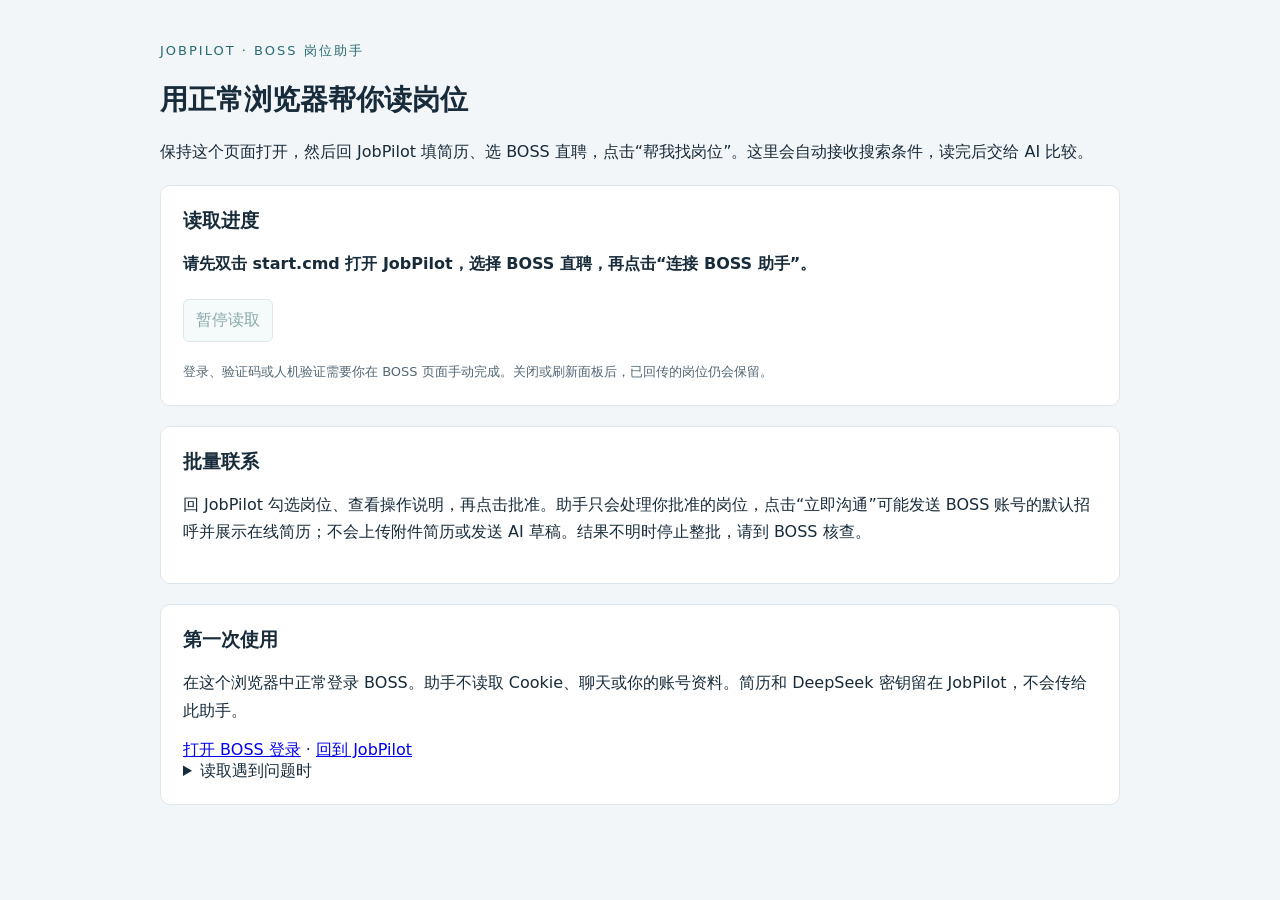
<file: extensions/boss_readonly/helper.html>
<!doctype html><html lang="zh-CN"><head><meta charset="utf-8"><meta name="viewport" content="width=device-width,initial-scale=1">
<title>JobPilot · BOSS 岗位助手</title><link rel="stylesheet" href="panel.css"></head><body><main>
<p class="label">JOBPILOT · BOSS 岗位助手</p><h1>用正常浏览器帮你读岗位</h1>
<p>保持这个页面打开，然后回 JobPilot 填简历、选 BOSS 直聘，点击“帮我找岗位”。这里会自动接收搜索条件，读完后交给 AI 比较。</p>
<section><h2>读取进度</h2><p id="status" role="status">正在连接本机程序…</p>
<button id="pause" disabled>暂停读取</button><button id="resume" hidden>已处理好，继续读取</button>
<p class="hint">登录、验证码或人机验证需要你在 BOSS 页面手动完成。关闭或刷新面板后，已回传的岗位仍会保留。</p></section>
<section><h2>批量联系</h2><p>回 JobPilot 勾选岗位、查看操作说明，再点击批准。助手只会处理你批准的岗位，点击“立即沟通”可能发送 BOSS 账号的默认招呼并展示在线简历；不会上传附件简历或发送 AI 草稿。结果不明时停止整批，请到 BOSS 核查。</p></section>
<section><h2>第一次使用</h2><p>在这个浏览器中正常登录 BOSS。助手不读取 Cookie、聊天或你的账号资料。简历和 DeepSeek 密钥留在 JobPilot，不会传给此助手。</p>
<a href="https://www.zhipin.com/" target="_blank" rel="noopener noreferrer">打开 BOSS 登录</a> · <a id="dashboard" href="http://127.0.0.1:8000/" target="_blank" rel="noopener noreferrer">回到 JobPilot</a>
<details><summary>读取遇到问题时</summary><p>可以用独立的诊断页面做普通网页对照；诊断不会自动提交搜索结果。</p><a href="panel.html" target="_blank">打开只读诊断</a></details></section>
</main><script type="module" src="helper.mjs"></script></body></html>
</file>
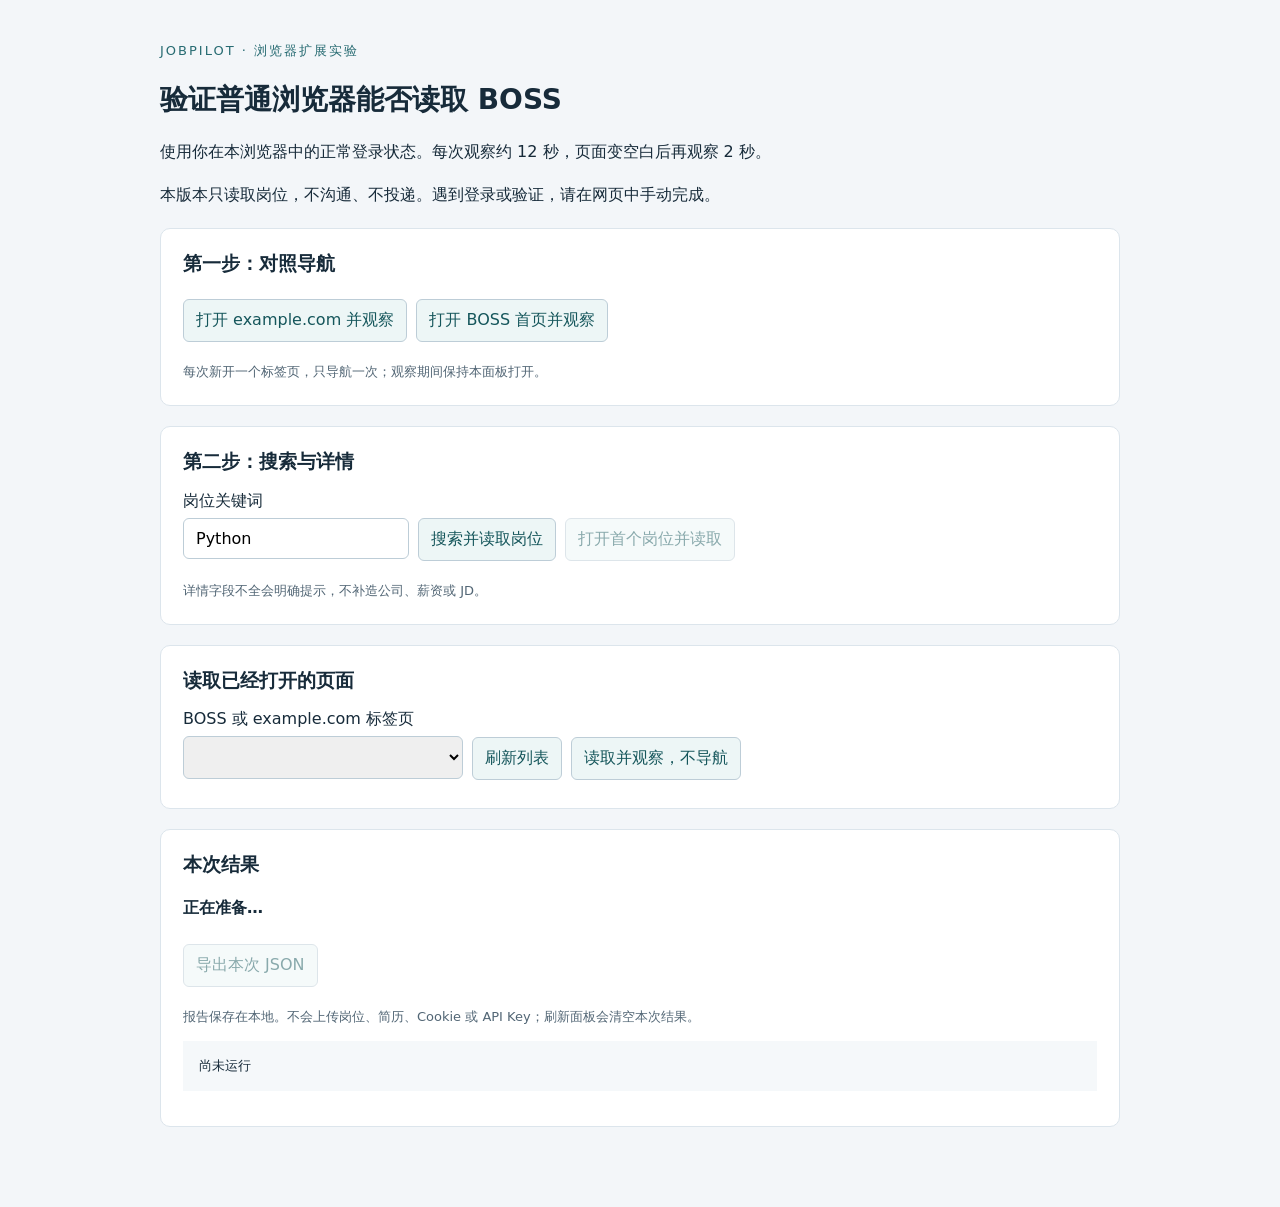
<file: extensions/boss_readonly/panel.html>
<!doctype html>
<html lang="zh-CN">
<head>
  <meta charset="utf-8">
  <meta name="viewport" content="width=device-width,initial-scale=1">
  <title>JobPilot 只读采集实验</title>
  <link rel="stylesheet" href="panel.css">
</head>
<body>
  <main>
    <p class="label">JOBPILOT · 浏览器扩展实验</p>
    <h1>验证普通浏览器能否读取 BOSS</h1>
    <p>使用你在本浏览器中的正常登录状态。每次观察约 12 秒，页面变空白后再观察 2 秒。</p>
    <p>本版本只读取岗位，不沟通、不投递。遇到登录或验证，请在网页中手动完成。</p>
    <section>
      <h2>第一步：对照导航</h2>
      <button id="control">打开 example.com 并观察</button>
      <button id="home">打开 BOSS 首页并观察</button>
      <p class="hint">每次新开一个标签页，只导航一次；观察期间保持本面板打开。</p>
    </section>
    <section>
      <h2>第二步：搜索与详情</h2>
      <label for="query">岗位关键词</label>
      <input id="query" value="Python" maxlength="80">
      <button id="search">搜索并读取岗位</button>
      <button id="detail" disabled>打开首个岗位并读取</button>
      <p class="hint">详情字段不全会明确提示，不补造公司、薪资或 JD。</p>
    </section>
    <section>
      <h2>读取已经打开的页面</h2>
      <label for="target">BOSS 或 example.com 标签页</label>
      <select id="target" aria-label="选择要读取的标签页"></select>
      <button id="refresh">刷新列表</button>
      <button id="read">读取并观察，不导航</button>
    </section>
    <section>
      <h2>本次结果</h2>
      <p id="status" role="status" aria-live="polite">正在准备…</p>
      <button id="export" disabled>导出本次 JSON</button>
      <p class="hint">报告保存在本地。不会上传岗位、简历、Cookie 或 API Key；刷新面板会清空本次结果。</p>
      <pre id="result">尚未运行</pre>
    </section>
  </main>
  <script type="module" src="panel.mjs"></script>
</body>
</html>
</file>
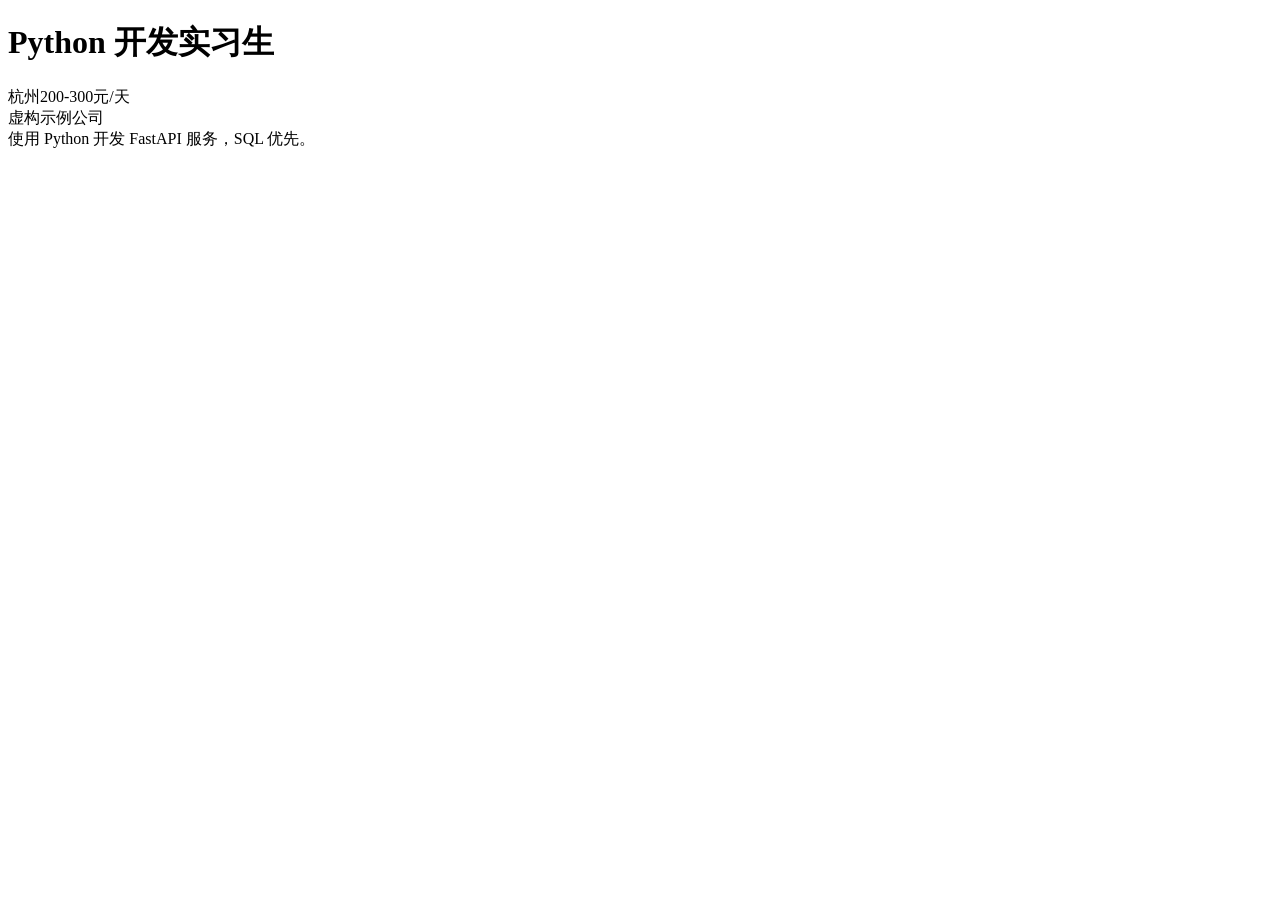
<file: fixtures/browser/boss_detail.html>
<!doctype html><html lang="zh"><meta charset="utf-8"><title>虚构岗位样本</title>
<div class="job-banner"><div class="name"><h1>Python 开发实习生</h1></div>
<span class="text-city">杭州</span><span class="salary">200-300元/天</span></div>
<div class="sider-company"><div class="company-info"><a>虚构示例公司</a></div></div>
<div class="job-sec-text">使用 Python 开发 FastAPI 服务，SQL 优先。</div></html>
</file>
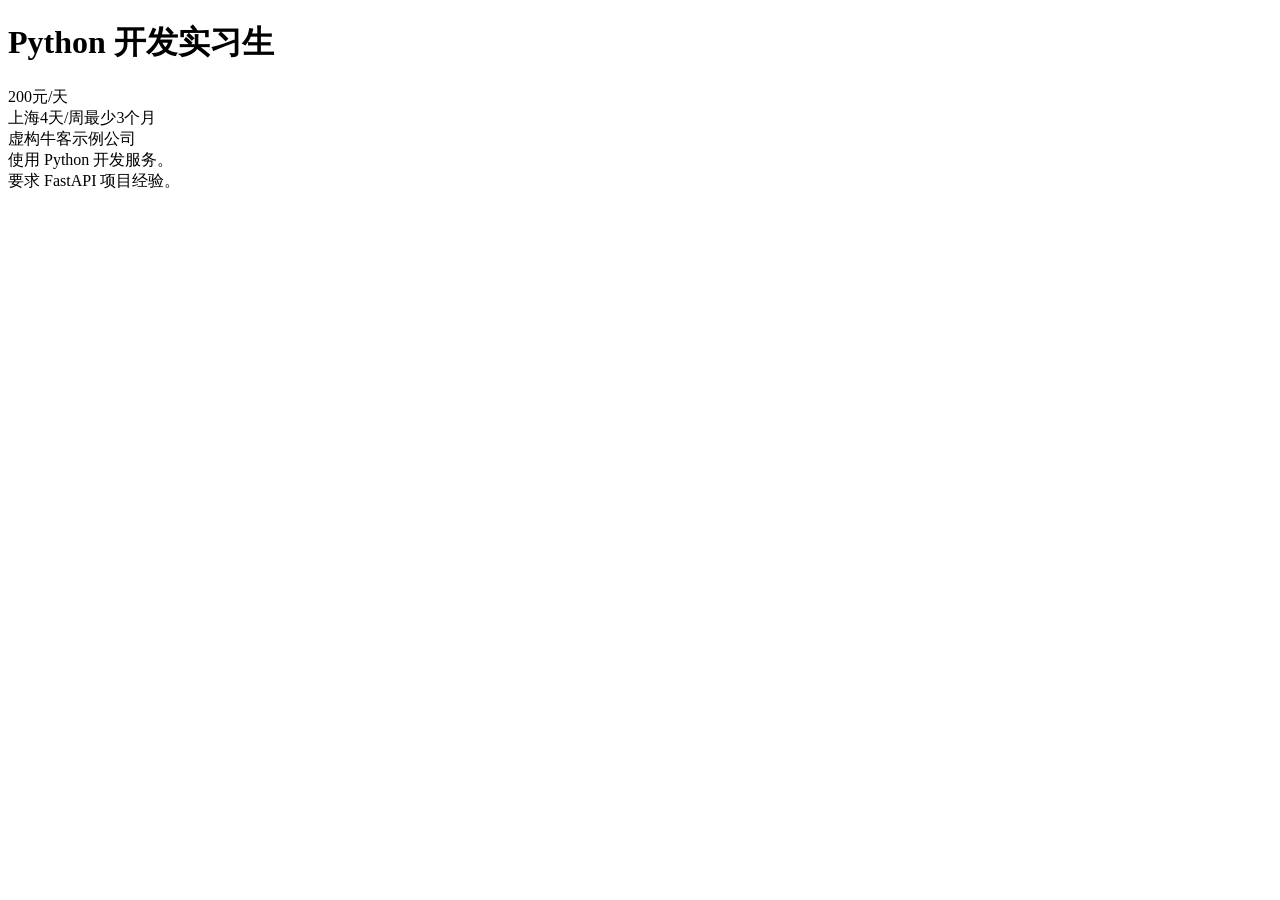
<file: fixtures/browser/nowcoder_detail.html>
<!doctype html><html lang="zh"><meta charset="utf-8"><title>牛客虚构岗位</title>
<div class="job-detail-wrap"><h1 class="title">Python 开发实习生</h1><div class="salary">200元/天</div>
<div class="extra"><span class="el-tooltip">上海</span><span>4天/周</span><span>最少3个月</span></div></div>
<div class="company-card"><div class="fs-20">虚构牛客示例公司</div></div>
<div class="job-detail-infos"><div class="pre-line">使用 Python 开发服务。</div><div class="pre-line">要求 FastAPI 项目经验。</div></div></html>
</file>
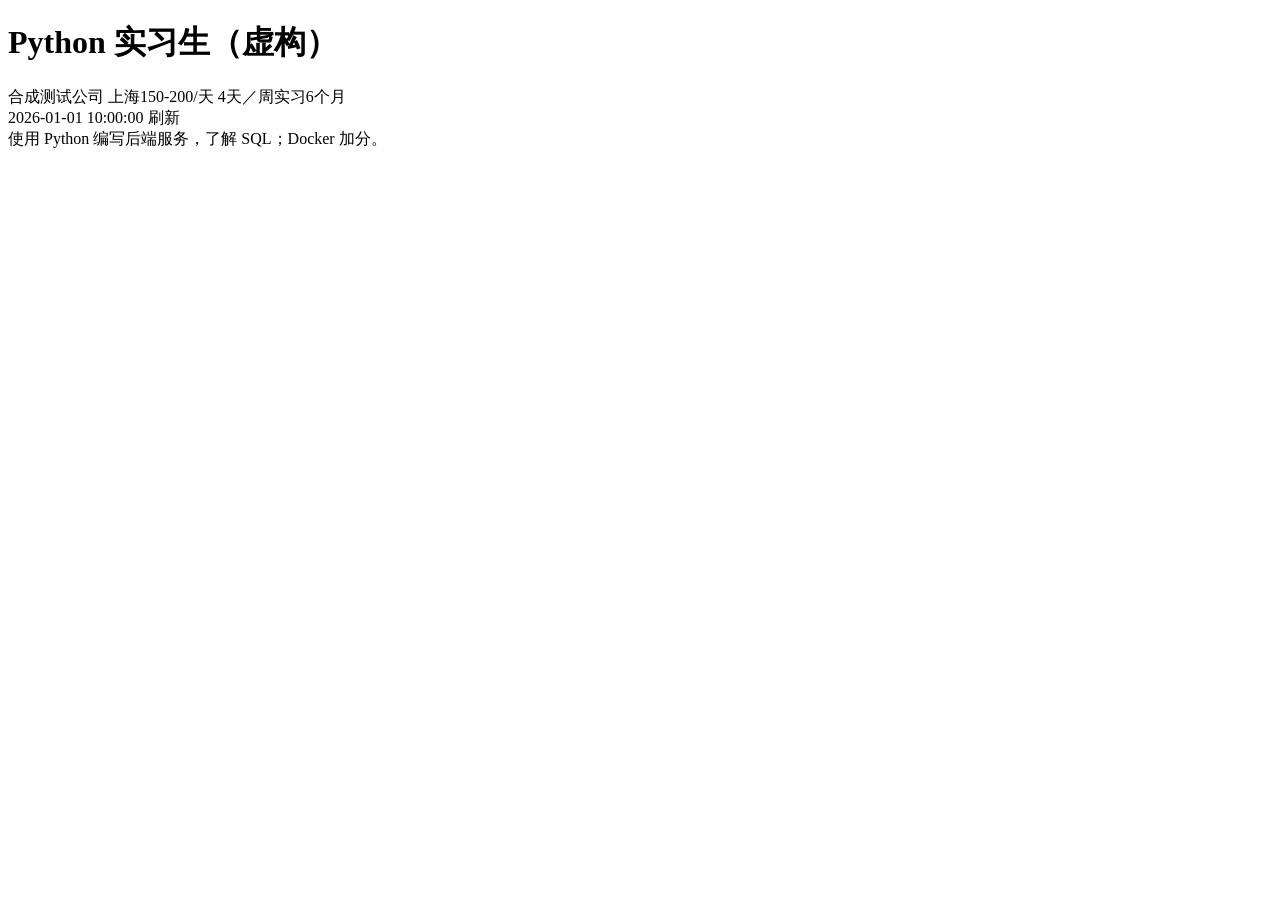
<file: fixtures/browser/shixiseng_detail.html>
<!doctype html><html lang="zh-CN"><head><title>合成岗位详情</title></head><body>
<!-- 仅测试 DOM 契约，不是真实招聘信息。 -->
<h1 class="new_job_name">Python 实习生（虚构）</h1>
<a class="com-name">合成测试公司</a>
<span class="job_position">上海</span><span class="job_money">150-200/天</span>
<span class="job_week">4天／周</span><span class="job_time">实习6个月</span>
<div class="job_date">2026-01-01 10:00:00 刷新</div>
<div class="job_detail">使用 Python 编写后端服务，了解 SQL；Docker 加分。</div>
</body></html>
</file>
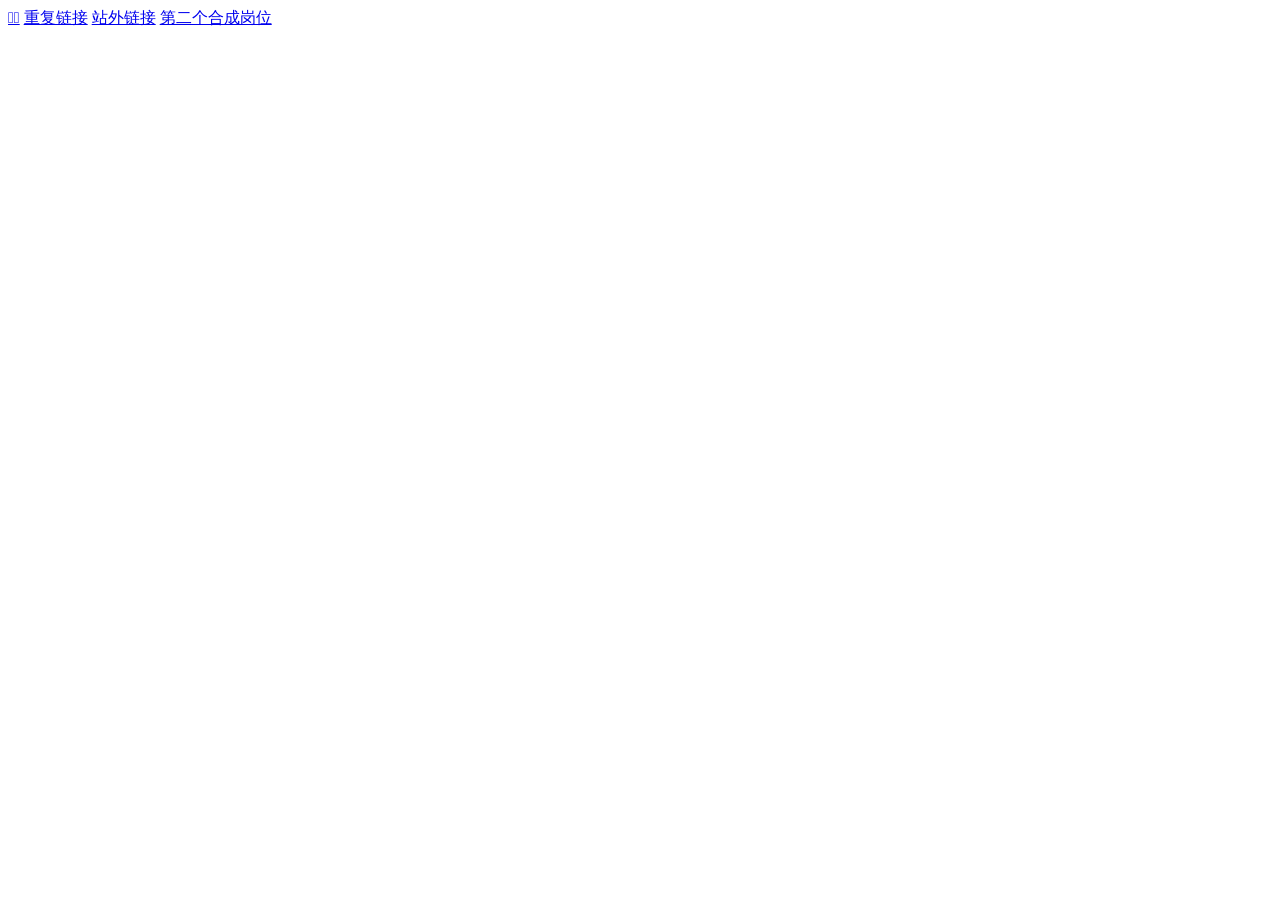
<file: fixtures/browser/shixiseng_search.html>
<!doctype html><html lang="zh-CN"><head><title>合成搜索页</title></head><body>
<!-- 内容全部虚构；特殊字体标签模拟公开列表，不应被当作岗位标题。 -->
<a href="https://www.shixiseng.com/intern/inn_demo1?pcm=pc_SearchList">&#xe100;&#xe101;</a>
<a href="/intern/inn_demo1">重复链接</a>
<a href="https://outside.invalid/intern/inn_bad">站外链接</a>
<a href="/intern/inn_demo2">第二个合成岗位</a>
</body></html>
</file>
<file: extensions/boss_readonly/panel.css>
:root { font-family: system-ui, "Microsoft YaHei", sans-serif; color: #172b3a; background: #f3f6f9; }
body { margin: 0; }
main { max-width: 960px; margin: 40px auto; padding: 0 24px 40px; }
.label { color: #276b72; letter-spacing: 2px; font-size: 13px; }
h1 { font-size: 28px; } h2 { font-size: 19px; margin-top: 0; }
p { line-height: 1.7; }
section { margin-top: 20px; background: white; border: 1px solid #dce5ec; border-radius: 10px; padding: 22px; }
button, input, select { font: inherit; padding: 10px 12px; margin: 6px 4px 6px 0; border: 1px solid #bdcdd7; border-radius: 6px; }
button { background: #edf6f6; color: #15565b; cursor: pointer; }
button:hover:not(:disabled) { background: #d9eeec; }
button:disabled { opacity: .5; cursor: default; }
label { display: block; margin-top: 8px; } select { max-width: 100%; min-width: 280px; }
.hint { font-size: 13px; color: #526675; margin-bottom: 0; }
#status { font-weight: 600; }
pre { white-space: pre-wrap; overflow-wrap: anywhere; max-height: 520px; overflow: auto; padding: 16px; background: #f5f8fa; font-size: 13px; }
</file>
